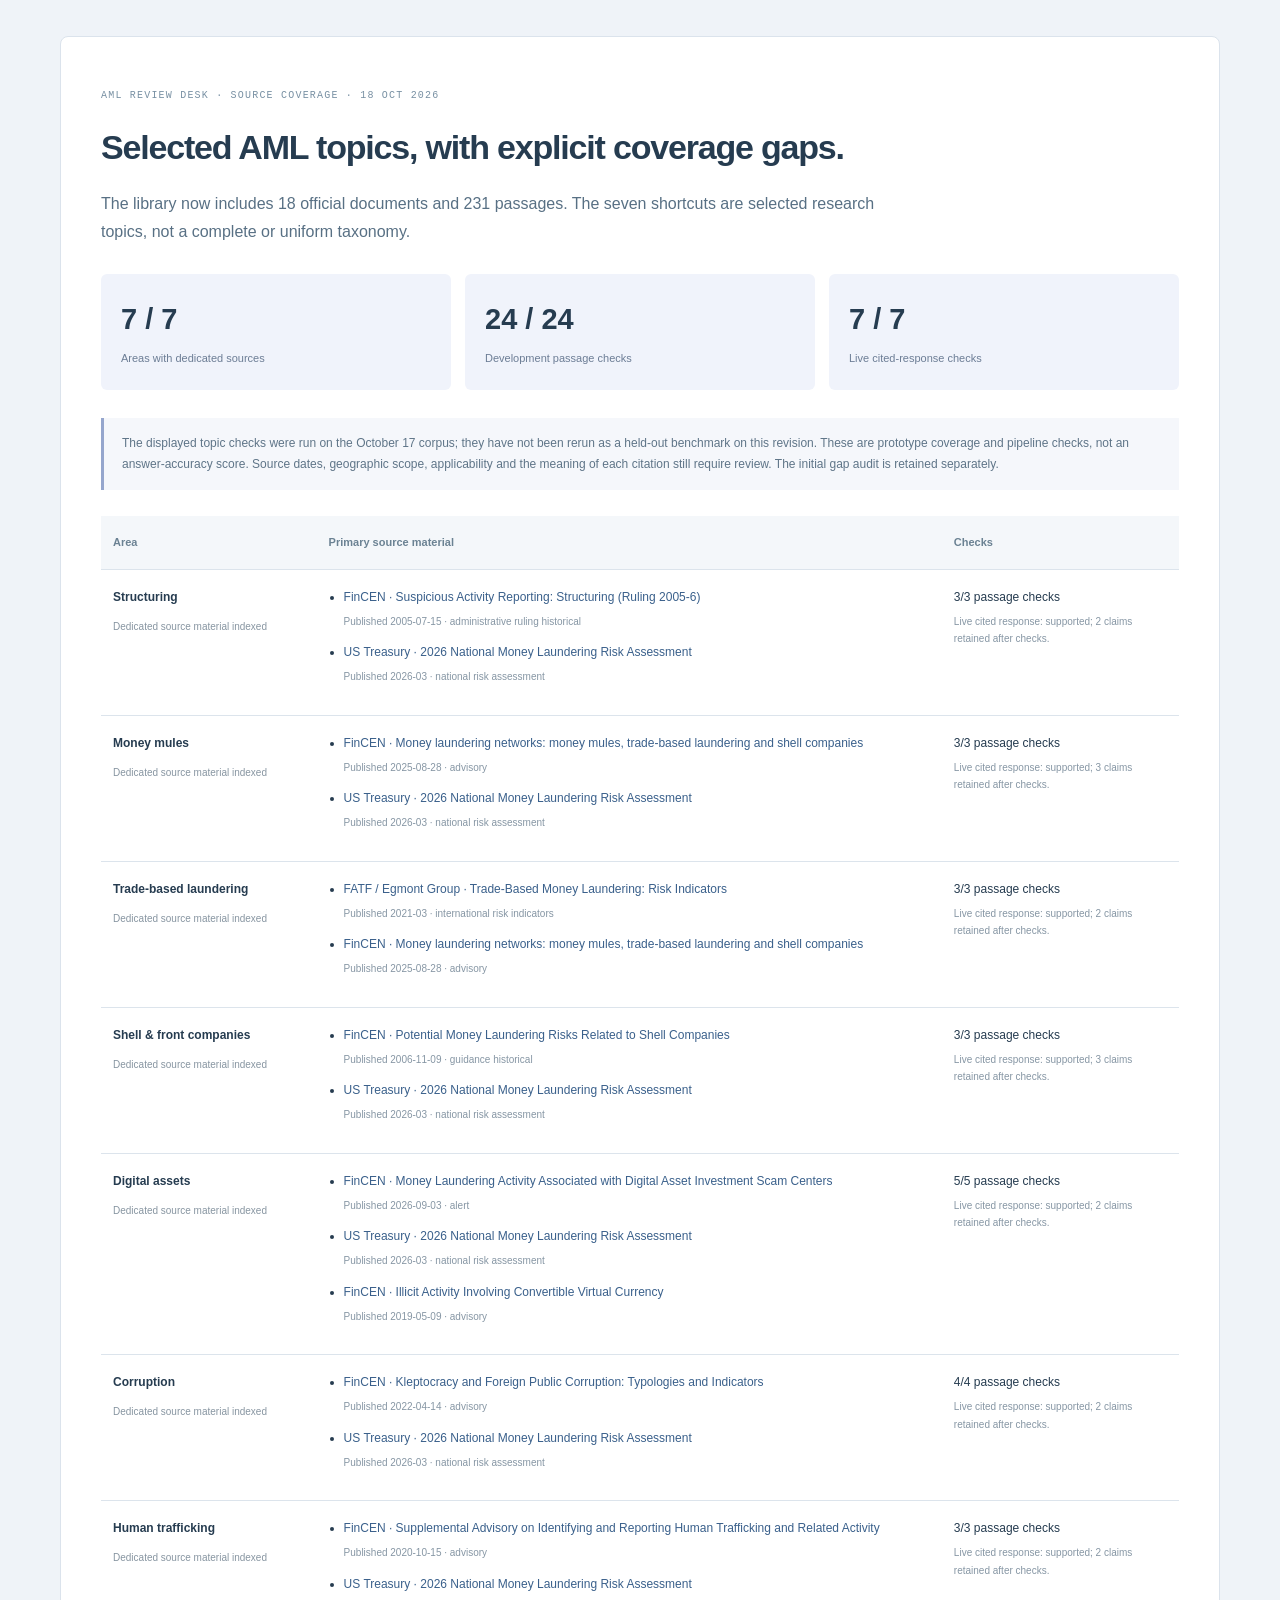
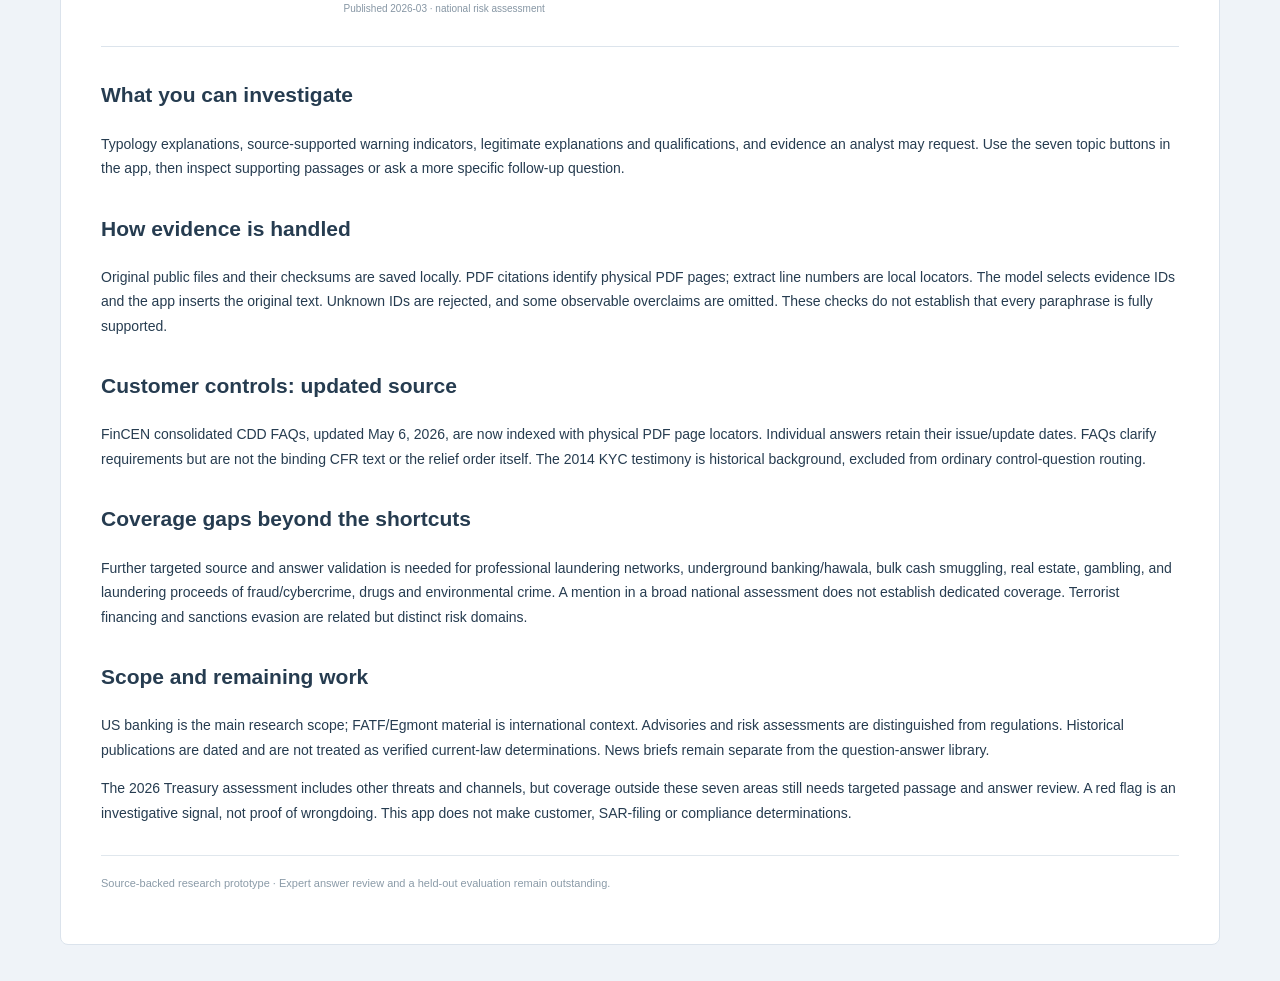
<file: reports/aml_typology_coverage.html>
<!doctype html><html lang="en"><head><meta charset="utf-8"><meta name="viewport" content="width=device-width,initial-scale=1"><title>AML typology source coverage</title><link rel="stylesheet" href="../web/coverage.css"></head><body><main><p class="eyebrow">AML REVIEW DESK · SOURCE COVERAGE · 18 OCT 2026</p><h1>Selected AML topics, with explicit coverage gaps.</h1><p class="intro">The library now includes 18 official documents and 231 passages. The seven shortcuts are selected research topics, not a complete or uniform taxonomy.</p><div class="metrics"><div><strong>7 / 7</strong><span>Areas with dedicated sources</span></div><div><strong>24 / 24</strong><span>Development passage checks</span></div><div><strong>7 / 7</strong><span>Live cited-response checks</span></div></div><p class="note">The displayed topic checks were run on the October 17 corpus; they have not been rerun as a held-out benchmark on this revision. These are prototype coverage and pipeline checks, not an answer-accuracy score. Source dates, geographic scope, applicability and the meaning of each citation still require review. The initial gap audit is retained separately.</p><table><thead><tr><th>Area</th><th>Primary source material</th><th>Checks</th></tr></thead><tbody><tr><td><strong>Structuring</strong><p>Dedicated source material indexed</p></td><td><ul><li><a href="https://www.fincen.gov/resources/statutes-regulations/administrative-rulings/suspicious-activity-reporting-structuring">FinCEN · Suspicious Activity Reporting: Structuring (Ruling 2005-6)</a><small>Published 2005-07-15 · administrative ruling historical</small></li><li><a href="https://home.treasury.gov/system/files/246/2026-NMLRA.pdf">US Treasury · 2026 National Money Laundering Risk Assessment</a><small>Published 2026-03 · national risk assessment</small></li></ul></td><td>3/3 passage checks<br><small>Live cited response: supported; 2 claims retained after checks.</small></td></tr><tr><td><strong>Money mules</strong><p>Dedicated source material indexed</p></td><td><ul><li><a href="https://www.fincen.gov/system/files/2025-08/FinCEN-Advisory-CMLN-508.pdf">FinCEN · Money laundering networks: money mules, trade-based laundering and shell companies</a><small>Published 2025-08-28 · advisory</small></li><li><a href="https://home.treasury.gov/system/files/246/2026-NMLRA.pdf">US Treasury · 2026 National Money Laundering Risk Assessment</a><small>Published 2026-03 · national risk assessment</small></li></ul></td><td>3/3 passage checks<br><small>Live cited response: supported; 3 claims retained after checks.</small></td></tr><tr><td><strong>Trade-based laundering</strong><p>Dedicated source material indexed</p></td><td><ul><li><a href="https://menafatf.org/sites/default/files/Newsletter/English%20Trade-Based-Money-Laundering-Risk-Indicators%20%281%29.pdf">FATF / Egmont Group · Trade-Based Money Laundering: Risk Indicators</a><small>Published 2021-03 · international risk indicators</small></li><li><a href="https://www.fincen.gov/system/files/2025-08/FinCEN-Advisory-CMLN-508.pdf">FinCEN · Money laundering networks: money mules, trade-based laundering and shell companies</a><small>Published 2025-08-28 · advisory</small></li></ul></td><td>3/3 passage checks<br><small>Live cited response: supported; 2 claims retained after checks.</small></td></tr><tr><td><strong>Shell &amp; front companies</strong><p>Dedicated source material indexed</p></td><td><ul><li><a href="https://www.fincen.gov/resources/statutes-regulations/guidance/potential-money-laundering-risks-related-shell-companies">FinCEN · Potential Money Laundering Risks Related to Shell Companies</a><small>Published 2006-11-09 · guidance historical</small></li><li><a href="https://home.treasury.gov/system/files/246/2026-NMLRA.pdf">US Treasury · 2026 National Money Laundering Risk Assessment</a><small>Published 2026-03 · national risk assessment</small></li></ul></td><td>3/3 passage checks<br><small>Live cited response: supported; 3 claims retained after checks.</small></td></tr><tr><td><strong>Digital assets</strong><p>Dedicated source material indexed</p></td><td><ul><li><a href="https://www.fincen.gov/system/files/2026-08/FinCEN-Alert-Scam-Centers.pdf">FinCEN · Money Laundering Activity Associated with Digital Asset Investment Scam Centers</a><small>Published 2026-09-03 · alert</small></li><li><a href="https://home.treasury.gov/system/files/246/2026-NMLRA.pdf">US Treasury · 2026 National Money Laundering Risk Assessment</a><small>Published 2026-03 · national risk assessment</small></li><li><a href="https://www.fincen.gov/sites/default/files/advisory/2019-05-10/FinCEN%20Advisory%20CVC%20FINAL%20508.pdf">FinCEN · Illicit Activity Involving Convertible Virtual Currency</a><small>Published 2019-05-09 · advisory</small></li></ul></td><td>5/5 passage checks<br><small>Live cited response: supported; 2 claims retained after checks.</small></td></tr><tr><td><strong>Corruption</strong><p>Dedicated source material indexed</p></td><td><ul><li><a href="https://www.fincen.gov/system/files/advisory/2022-04-14/FinCEN%20Advisory%20Corruption%20FINAL%20508.pdf">FinCEN · Kleptocracy and Foreign Public Corruption: Typologies and Indicators</a><small>Published 2022-04-14 · advisory</small></li><li><a href="https://home.treasury.gov/system/files/246/2026-NMLRA.pdf">US Treasury · 2026 National Money Laundering Risk Assessment</a><small>Published 2026-03 · national risk assessment</small></li></ul></td><td>4/4 passage checks<br><small>Live cited response: supported; 2 claims retained after checks.</small></td></tr><tr><td><strong>Human trafficking</strong><p>Dedicated source material indexed</p></td><td><ul><li><a href="https://www.fincen.gov/sites/default/files/advisory/2020-10-15/Advisory%20Human%20Trafficking%20508%20FINAL_0.pdf">FinCEN · Supplemental Advisory on Identifying and Reporting Human Trafficking and Related Activity</a><small>Published 2020-10-15 · advisory</small></li><li><a href="https://home.treasury.gov/system/files/246/2026-NMLRA.pdf">US Treasury · 2026 National Money Laundering Risk Assessment</a><small>Published 2026-03 · national risk assessment</small></li></ul></td><td>3/3 passage checks<br><small>Live cited response: supported; 2 claims retained after checks.</small></td></tr></tbody></table><h2>What you can investigate</h2><p>Typology explanations, source-supported warning indicators, legitimate explanations and qualifications, and evidence an analyst may request. Use the seven topic buttons in the app, then inspect supporting passages or ask a more specific follow-up question.</p><h2>How evidence is handled</h2><p>Original public files and their checksums are saved locally. PDF citations identify physical PDF pages; extract line numbers are local locators. The model selects evidence IDs and the app inserts the original text. Unknown IDs are rejected, and some observable overclaims are omitted. These checks do not establish that every paraphrase is fully supported.</p><h2>Customer controls: updated source</h2><p>FinCEN consolidated CDD FAQs, updated May 6, 2026, are now indexed with physical PDF page locators. Individual answers retain their issue/update dates. FAQs clarify requirements but are not the binding CFR text or the relief order itself. The 2014 KYC testimony is historical background, excluded from ordinary control-question routing.</p><h2>Coverage gaps beyond the shortcuts</h2><p>Further targeted source and answer validation is needed for professional laundering networks, underground banking/hawala, bulk cash smuggling, real estate, gambling, and laundering proceeds of fraud/cybercrime, drugs and environmental crime. A mention in a broad national assessment does not establish dedicated coverage. Terrorist financing and sanctions evasion are related but distinct risk domains.</p><h2>Scope and remaining work</h2><p>US banking is the main research scope; FATF/Egmont material is international context. Advisories and risk assessments are distinguished from regulations. Historical publications are dated and are not treated as verified current-law determinations. News briefs remain separate from the question-answer library.</p><p>The 2026 Treasury assessment includes other threats and channels, but coverage outside these seven areas still needs targeted passage and answer review. A red flag is an investigative signal, not proof of wrongdoing. This app does not make customer, SAR-filing or compliance determinations.</p><p class="footer">Source-backed research prototype · Expert answer review and a held-out evaluation remain outstanding.</p></main></body></html>
</file>
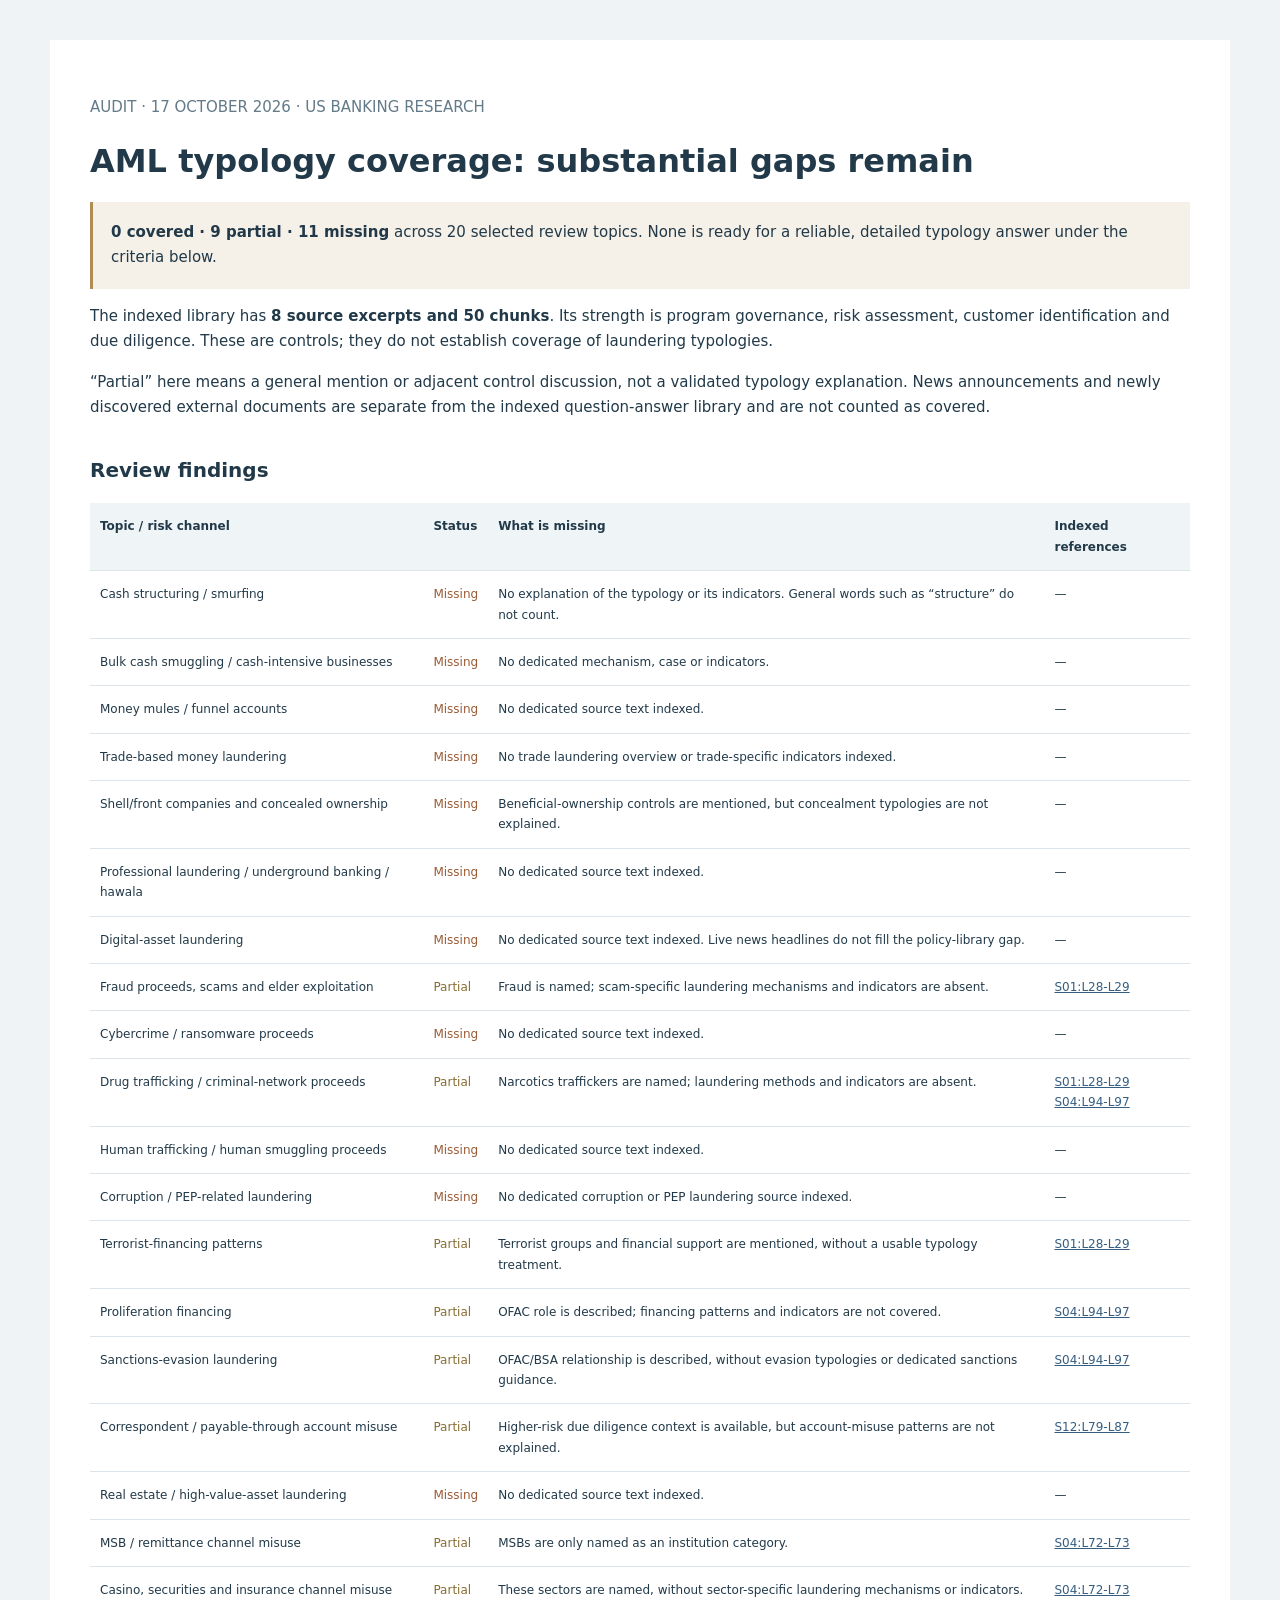
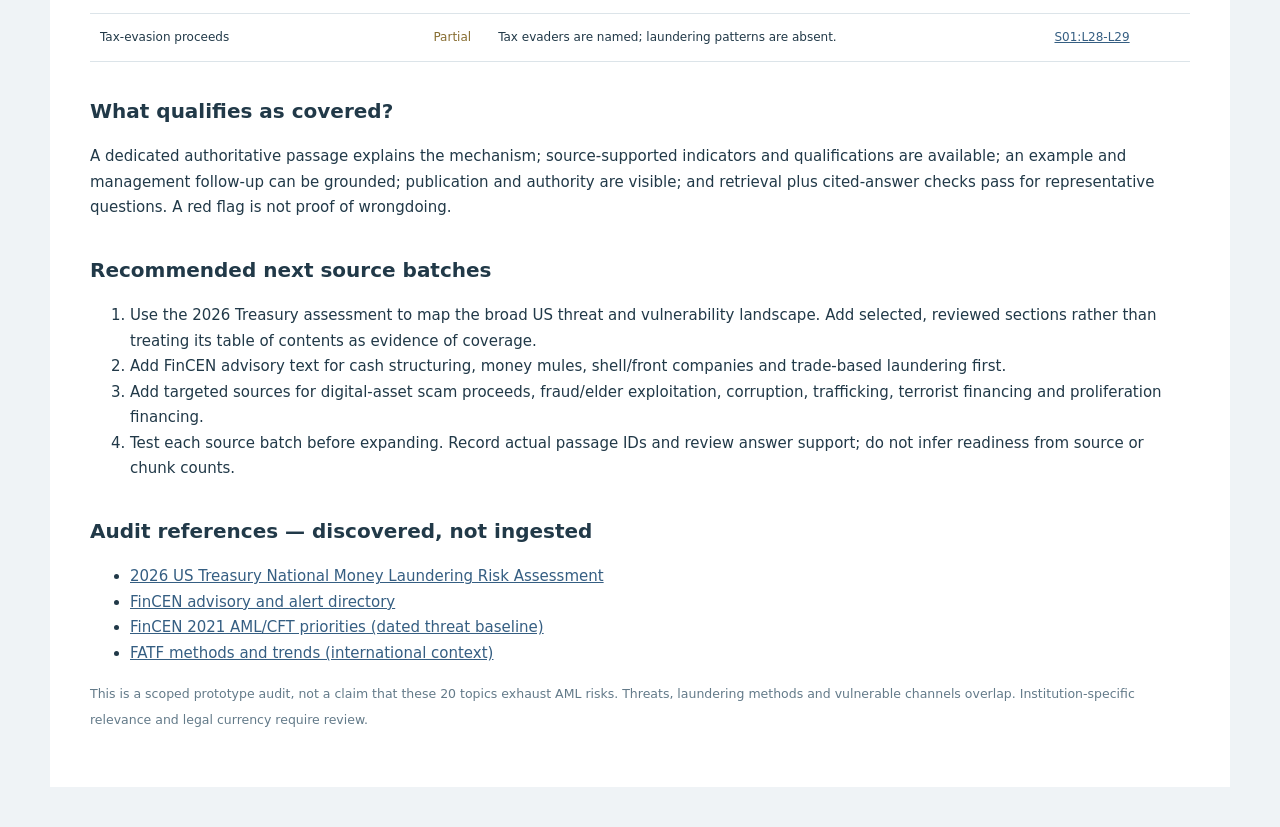
<file: reports/aml_typology_coverage_initial.html>
<!doctype html><html lang="en"><meta charset="utf-8"><meta name="viewport" content="width=device-width,initial-scale=1"><title>AML research coverage audit</title><style>body{font:15px/1.7 system-ui;color:#213948;background:#eff3f6;margin:0}main{max-width:1100px;margin:40px auto;background:white;padding:40px}h1{font-size:32px;line-height:1.2}h2{font-size:20px;margin-top:32px}.date,small{color:#637a89}.result{padding:18px;background:#f5f0e8;border-left:3px solid #b28c55}table{border-collapse:collapse;width:100%;font-size:12px}th,td{text-align:left;vertical-align:top;border-bottom:1px solid #dce4e9;padding:13px 10px}th{background:#eff4f7}a{color:#355e82}.missing{color:#995b35}.partial{color:#876d31}@media(max-width:700px){main{margin:0;padding:20px}table{font-size:11px}th,td{padding:10px 5px}}</style><main><p class="date">AUDIT · 17 OCTOBER 2026 · US BANKING RESEARCH</p><h1>AML typology coverage: substantial gaps remain</h1><p class="result"><strong>0 covered · 9 partial · 11 missing</strong> across 20 selected review topics. None is ready for a reliable, detailed typology answer under the criteria below.</p><p>The indexed library has <strong>8 source excerpts and 50 chunks</strong>. Its strength is program governance, risk assessment, customer identification and due diligence. These are controls; they do not establish coverage of laundering typologies.</p><p>“Partial” here means a general mention or adjacent control discussion, not a validated typology explanation. News announcements and newly discovered external documents are separate from the indexed question-answer library and are not counted as covered.</p><h2>Review findings</h2><table><thead><tr><th>Topic / risk channel</th><th>Status</th><th>What is missing</th><th>Indexed references</th></tr></thead><tbody><tr><td>Cash structuring / smurfing</td><td><span class="missing">Missing</span></td><td>No explanation of the typology or its indicators. General words such as “structure” do not count.</td><td>—</td></tr><tr><td>Bulk cash smuggling / cash-intensive businesses</td><td><span class="missing">Missing</span></td><td>No dedicated mechanism, case or indicators.</td><td>—</td></tr><tr><td>Money mules / funnel accounts</td><td><span class="missing">Missing</span></td><td>No dedicated source text indexed.</td><td>—</td></tr><tr><td>Trade-based money laundering</td><td><span class="missing">Missing</span></td><td>No trade laundering overview or trade-specific indicators indexed.</td><td>—</td></tr><tr><td>Shell/front companies and concealed ownership</td><td><span class="missing">Missing</span></td><td>Beneficial-ownership controls are mentioned, but concealment typologies are not explained.</td><td>—</td></tr><tr><td>Professional laundering / underground banking / hawala</td><td><span class="missing">Missing</span></td><td>No dedicated source text indexed.</td><td>—</td></tr><tr><td>Digital-asset laundering</td><td><span class="missing">Missing</span></td><td>No dedicated source text indexed. Live news headlines do not fill the policy-library gap.</td><td>—</td></tr><tr><td>Fraud proceeds, scams and elder exploitation</td><td><span class="partial">Partial</span></td><td>Fraud is named; scam-specific laundering mechanisms and indicators are absent.</td><td><a href="https://www.fincen.gov/about-fincen/what-we-do">S01:L28-L29</a></td></tr><tr><td>Cybercrime / ransomware proceeds</td><td><span class="missing">Missing</span></td><td>No dedicated source text indexed.</td><td>—</td></tr><tr><td>Drug trafficking / criminal-network proceeds</td><td><span class="partial">Partial</span></td><td>Narcotics traffickers are named; laundering methods and indicators are absent.</td><td><a href="https://www.fincen.gov/about-fincen/what-we-do">S01:L28-L29</a><br><a href="https://bsaaml.ffiec.gov/manual/Introduction/01">S04:L94-L97</a></td></tr><tr><td>Human trafficking / human smuggling proceeds</td><td><span class="missing">Missing</span></td><td>No dedicated source text indexed.</td><td>—</td></tr><tr><td>Corruption / PEP-related laundering</td><td><span class="missing">Missing</span></td><td>No dedicated corruption or PEP laundering source indexed.</td><td>—</td></tr><tr><td>Terrorist-financing patterns</td><td><span class="partial">Partial</span></td><td>Terrorist groups and financial support are mentioned, without a usable typology treatment.</td><td><a href="https://www.fincen.gov/about-fincen/what-we-do">S01:L28-L29</a></td></tr><tr><td>Proliferation financing</td><td><span class="partial">Partial</span></td><td>OFAC role is described; financing patterns and indicators are not covered.</td><td><a href="https://bsaaml.ffiec.gov/manual/Introduction/01">S04:L94-L97</a></td></tr><tr><td>Sanctions-evasion laundering</td><td><span class="partial">Partial</span></td><td>OFAC/BSA relationship is described, without evasion typologies or dedicated sanctions guidance.</td><td><a href="https://bsaaml.ffiec.gov/manual/Introduction/01">S04:L94-L97</a></td></tr><tr><td>Correspondent / payable-through account misuse</td><td><span class="partial">Partial</span></td><td>Higher-risk due diligence context is available, but account-misuse patterns are not explained.</td><td><a href="https://bsaaml.ffiec.gov/manual/AssessingComplianceWithBSARegulatoryRequirements/02">S12:L79-L87</a></td></tr><tr><td>Real estate / high-value-asset laundering</td><td><span class="missing">Missing</span></td><td>No dedicated source text indexed.</td><td>—</td></tr><tr><td>MSB / remittance channel misuse</td><td><span class="partial">Partial</span></td><td>MSBs are only named as an institution category.</td><td><a href="https://bsaaml.ffiec.gov/manual/Introduction/01">S04:L72-L73</a></td></tr><tr><td>Casino, securities and insurance channel misuse</td><td><span class="partial">Partial</span></td><td>These sectors are named, without sector-specific laundering mechanisms or indicators.</td><td><a href="https://bsaaml.ffiec.gov/manual/Introduction/01">S04:L72-L73</a></td></tr><tr><td>Tax-evasion proceeds</td><td><span class="partial">Partial</span></td><td>Tax evaders are named; laundering patterns are absent.</td><td><a href="https://www.fincen.gov/about-fincen/what-we-do">S01:L28-L29</a></td></tr></tbody></table><h2>What qualifies as covered?</h2><p>A dedicated authoritative passage explains the mechanism; source-supported indicators and qualifications are available; an example and management follow-up can be grounded; publication and authority are visible; and retrieval plus cited-answer checks pass for representative questions. A red flag is not proof of wrongdoing.</p><h2>Recommended next source batches</h2><ol><li>Use the 2026 Treasury assessment to map the broad US threat and vulnerability landscape. Add selected, reviewed sections rather than treating its table of contents as evidence of coverage.</li><li>Add FinCEN advisory text for cash structuring, money mules, shell/front companies and trade-based laundering first.</li><li>Add targeted sources for digital-asset scam proceeds, fraud/elder exploitation, corruption, trafficking, terrorist financing and proliferation financing.</li><li>Test each source batch before expanding. Record actual passage IDs and review answer support; do not infer readiness from source or chunk counts.</li></ol><h2>Audit references — discovered, not ingested</h2><ul><li><a href="https://home.treasury.gov/system/files/246/2026-NMLRA.pdf">2026 US Treasury National Money Laundering Risk Assessment</a></li><li><a href="https://www.fincen.gov/resources/advisoriesbulletinsfact-sheets">FinCEN advisory and alert directory</a></li><li><a href="https://www.fincen.gov/news/news-releases/fincen-issues-first-national-amlcft-priorities-and-accompanying-statements">FinCEN 2021 AML/CFT priorities (dated threat baseline)</a></li><li><a href="https://www.fatf-gafi.org/en/topics/methods-and-trends.html">FATF methods and trends (international context)</a></li></ul><p><small>This is a scoped prototype audit, not a claim that these 20 topics exhaust AML risks. Threats, laundering methods and vulnerable channels overlap. Institution-specific relevance and legal currency require review.</small></p></main></html>
</file>
<file: web/coverage.css>
*{box-sizing:border-box}body{margin:0;background:#eff3f8;font:14px/1.75 -apple-system,BlinkMacSystemFont,"Segoe UI",sans-serif;color:#263c50}main{max-width:1160px;margin:36px auto;padding:40px;background:#fff;border:1px solid #dbe3ec;border-radius:8px}.eyebrow{font:10px/1.7 ui-monospace,monospace;letter-spacing:.12em;color:#7890a3}h1{font-size:34px;line-height:1.2;letter-spacing:-.035em}h2{font-size:21px;margin-top:30px}.intro{font-size:16px;color:#587084;max-width:820px}.metrics{display:grid;grid-template-columns:repeat(3,1fr);gap:14px;margin:28px 0}.metrics>div{background:#f0f3fb;padding:20px;border-radius:6px}.metrics strong{font-size:29px;display:block}.metrics span{font-size:11px;color:#6c7d95}.note{padding:15px 18px;border-left:3px solid #95a6cd;background:#f5f7fb;color:#5f7588;font-size:12px}table{border-collapse:collapse;width:100%;margin-top:26px;font-size:12px}th,td{text-align:left;vertical-align:top;border-bottom:1px solid #dce4ec;padding:17px 12px}th{background:#f4f7fa;color:#6b8293;font-size:11px}td:first-child{width:20%}td:last-child{width:22%}td p{font-size:10px;color:#8795a1}ul{padding-left:15px;margin:0}li{margin-bottom:12px}small{display:block;color:#8696a4;font-size:10px;margin-top:5px}a{color:#3a608b;text-decoration:none}a:hover{text-decoration:underline}.footer{font-size:11px;color:#8b9ba8;border-top:1px solid #e0e7ed;margin-top:30px;padding-top:18px}@media(max-width:650px){main{margin:0;border:0;padding:22px}h1{font-size:28px}.metrics{gap:7px}.metrics>div{padding:12px}.metrics strong{font-size:22px}table{font-size:11px}th,td{padding:12px 6px}td:first-child{width:23%}td:last-child{width:20%}}
</file>
